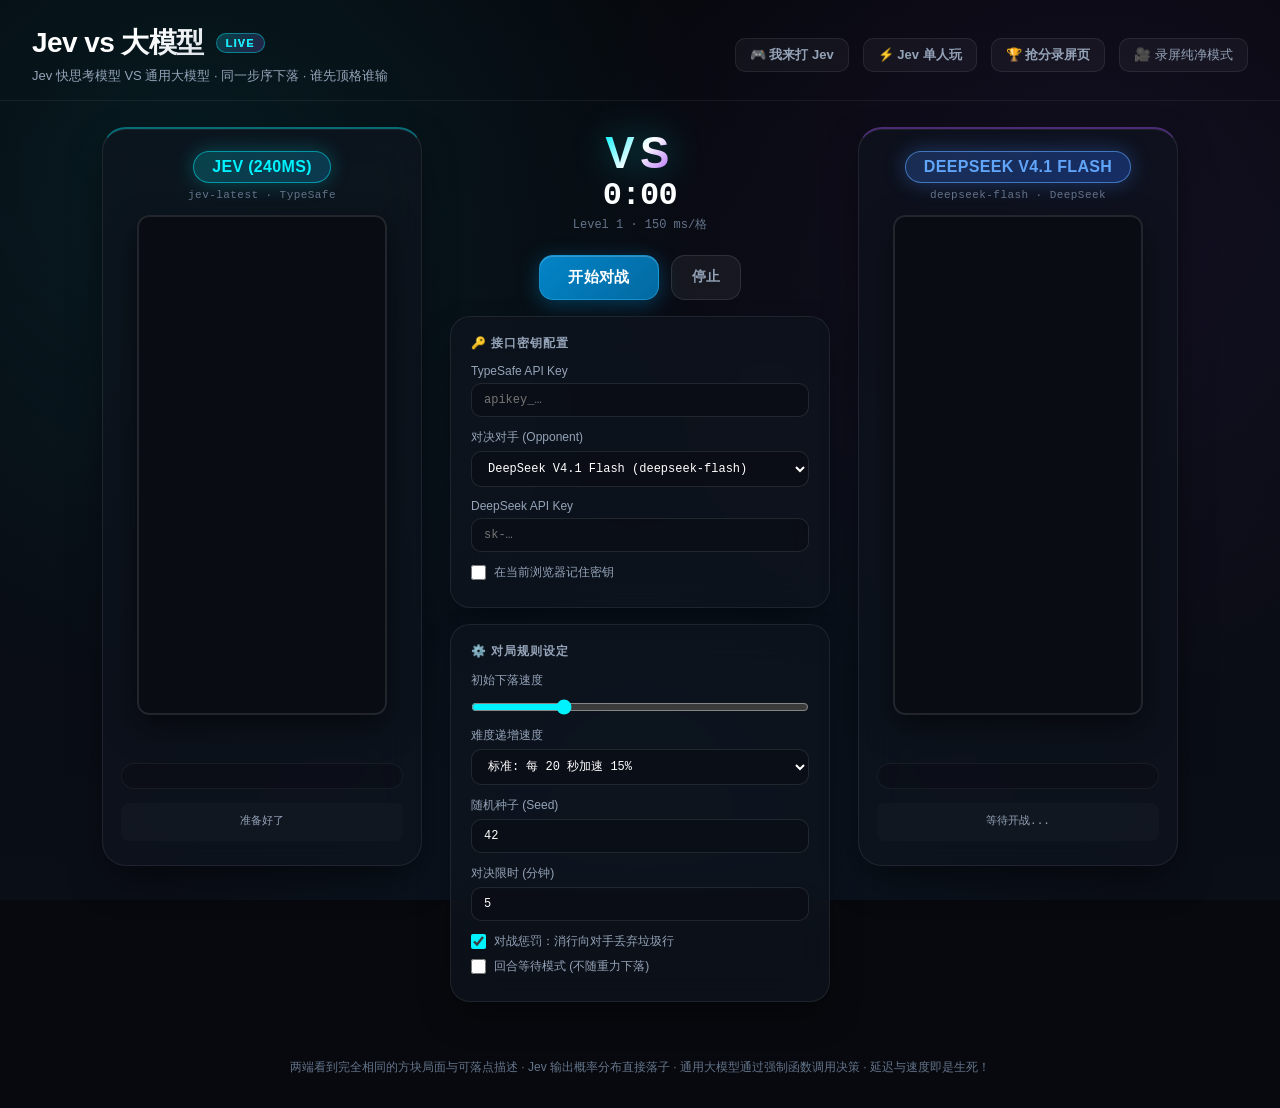
<file: public/index.html>
<!doctype html>
<html lang="zh-CN">
<head>
  <meta charset="utf-8" />
  <meta name="viewport" content="width=device-width, initial-scale=1" />
  <title>Jev vs 大模型 · 俄罗斯方块实测</title>
  <meta name="description" content="TypeSafe Jev vs Google Gemini / Claude. Two models play the same Tetris piece sequence in real time." />
  <link rel="icon" href="data:image/svg+xml,<svg xmlns='http://www.w3.org/2000/svg' viewBox='0 0 16 16'><rect x='1' y='1' width='6' height='14' fill='%2300f2fe'/><rect x='9' y='1' width='6' height='14' fill='%23c084fc'/></svg>" />
  <link rel="stylesheet" href="style.css" />
  <link rel="stylesheet" href="battle.css" />
</head>
<body>
  <header class="top">
    <div class="title-group">
      <h1>
        <span>Jev vs 大模型</span>
        <span class="badge-live">LIVE</span>
      </h1>
      <p class="sub">
        Jev 快思考模型 VS 通用大模型 · 同一步序下落 · 谁先顶格谁输
      </p>
    </div>
    <div class="nav-links">
      <a href="play.html" class="nav-btn">🎮 我来打 Jev</a>
      <a href="solo.html" class="nav-btn">⚡ Jev 单人玩</a>
      <a href="present.html" class="nav-btn">🏆 抢分录屏页</a>
      <button id="toggle-present" class="nav-btn" style="cursor:pointer;" title="隐藏配置框，纯净大屏供短视频录制">🎥 录屏纯净模式</button>
    </div>
  </header>

  <main class="arena">
    <!-- 左侧战区：Jev -->
    <section class="player" id="left">
      <div class="player-head">
        <span class="badge jev">Jev (240ms)</span>
        <span class="model muted">jev-latest · TypeSafe</span>
      </div>
      <div class="board-wrap">
        <canvas class="board" id="boardL" width="240" height="480" aria-label="Jev's board"></canvas>
        <div class="overlay hidden" id="overlayL"></div>
      </div>
      <div class="incoming" id="incomingL"></div>
      <div class="pstats" id="statsL"></div>
      <div class="pmove muted" id="moveL">准备好了</div>
    </section>

    <!-- 中间控制与对决核心枢纽 -->
    <section class="center">
      <div class="vs-block">
        <div class="vs">VS</div>
        <div class="clock" id="clock">0:00</div>
        <div class="level" id="level">Level 1 · 150 ms/格</div>
        <div class="match-info muted" id="matchInfo"></div>
      </div>

      <div class="controls center-controls">
        <button id="start" class="primary">开始对战</button>
        <button id="stop" disabled>停止</button>
      </div>

      <div id="result" class="result hidden"></div>
      <div id="error" class="error hidden" role="alert"></div>

      <!-- 密钥配置卡片 -->
      <div class="card" id="setup-card">
        <h2>🔑 接口密钥配置</h2>
        <label class="field">TypeSafe API Key <input id="jevKey" type="password" placeholder="apikey_…" autocomplete="off" spellcheck="false" /></label>
        <label class="field">对决对手 (Opponent)
          <select id="opponent">
            <option value="deepseek" selected>DeepSeek V4.1 Flash (deepseek-flash)</option>
            <option value="gemini">Gemini 3.8 Flash (Google)</option>
            <option value="haiku">Claude Haiku 4.5 (Anthropic)</option>
            <option value="laya">Laya (local, open weights)</option>
          </select>
        </label>
        <label class="field" id="deepseekKeyField">DeepSeek API Key <input id="deepseekKey" type="password" placeholder="sk-…" autocomplete="off" spellcheck="false" /></label>
        <label class="field hidden" id="geminiKeyField">Gemini API Key <input id="geminiKey" type="password" placeholder="AIzaSy…" autocomplete="off" spellcheck="false" /></label>
        <label class="field hidden" id="haikuKeyField">Anthropic API Key <input id="haikuKey" type="password" placeholder="sk-ant-…" autocomplete="off" spellcheck="false" /></label>
        <label class="field hidden" id="layaField">Laya server <input id="layaEndpoint" type="text" value="http://localhost:8765" autocomplete="off" spellcheck="false" /></label>
        <p class="hint hidden" id="layaNote">Laya 在本机运行：<code>pip install laya-mlx</code> (Apple Silicon) 或 <code>pip install laya</code>，然后在仓库中执行 <code>python tools/laya_server.py</code>。无需密钥，本地免费推理。</p>
        <label class="field check"><input id="remember" type="checkbox" /> 在当前浏览器记住密钥</label>
      </div>

      <!-- 规则微调卡片 -->
      <div class="card" id="rules-card">
        <h2>⚙️ 对局规则设定</h2>
        <label class="field">初始下落速度 <span class="muted" id="gravityLabel"></span><input id="gravity" type="range" min="60" max="400" step="10" value="150" /></label>
        <label class="field">难度递增速度
          <select id="speedup">
            <option value="none">匀速下落 (Constant)</option>
            <option value="gentle">温和: 每 30 秒加速 10%</option>
            <option value="normal" selected>标准: 每 20 秒加速 15%</option>
            <option value="brutal">狂暴: 每 10 秒加速 20%</option>
          </select>
        </label>
        <label class="field">随机种子 (Seed) <input id="seed" type="number" value="42" /></label>
        <label class="field">对决限时 (分钟) <input id="limit" type="number" min="1" max="30" value="5" /></label>
        <label class="field check"><input id="garbage" type="checkbox" checked /> 对战惩罚：消行向对手丢弃垃圾行</label>
        <label class="field check"><input id="lockstep" type="checkbox" /> 回合等待模式 (不随重力下落)</label>
      </div>
    </section>

    <!-- 右侧战区：通用大模型对手 -->
    <section class="player" id="right">
      <div class="player-head">
        <span class="badge deepseek" id="badgeR">DeepSeek V4.1 Flash</span>
        <span class="model muted" id="modelR">deepseek-flash · DeepSeek</span>
      </div>
      <div class="board-wrap">
        <canvas class="board" id="boardR" width="240" height="480" aria-label="Opponent's board"></canvas>
        <div class="overlay hidden" id="overlayR"></div>
      </div>
      <div class="incoming" id="incomingR"></div>
      <div class="pstats" id="statsR"></div>
      <div class="pmove muted" id="moveR">等待开战...</div>
    </section>
  </main>

  <footer class="foot">
    两端看到完全相同的方块局面与可落点描述 · Jev 输出概率分布直接落子 · 通用大模型通过强制函数调用决策 · 延迟与速度即是生死！
  </footer>

  <script type="module" src="battle.js"></script>
  <script>
    // 沉浸录屏快捷切换
    const btn = document.getElementById('toggle-present');
    if (btn) {
      btn.onclick = () => {
        document.body.classList.toggle('present');
        btn.textContent = document.body.classList.contains('present') ? '⚙️ 退出录屏模式' : '🎥 录屏沉浸模式';
      };
    }
    document.addEventListener('keydown', (e) => {
      if (e.key === 'f' || e.key === 'F') {
        document.body.classList.toggle('present');
      }
    });
  </script>
</body>
</html>
</file>
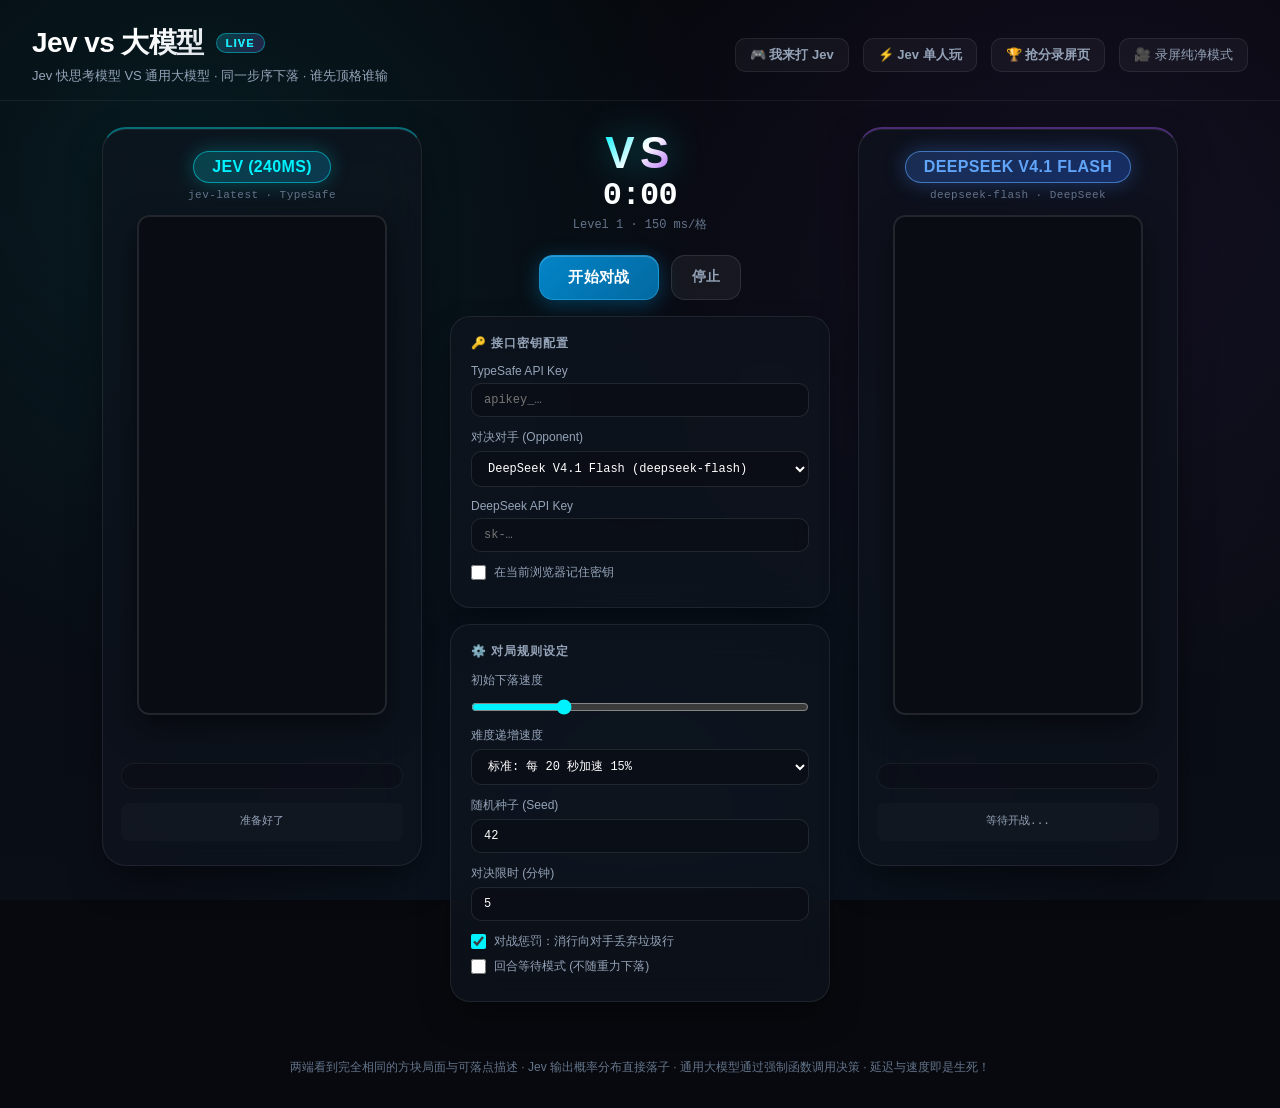
<file: public/battle.html>
<!doctype html>
<html lang="en">
<head>
  <meta charset="utf-8" />
  <title>Jev vs Claude Haiku</title>
  <meta http-equiv="refresh" content="0; url=./" />
  <script>location.replace("./" + location.search);</script>
</head>
<body>The battle moved to the front page: <a href="./">open it</a>.</body>
</html>
</file>
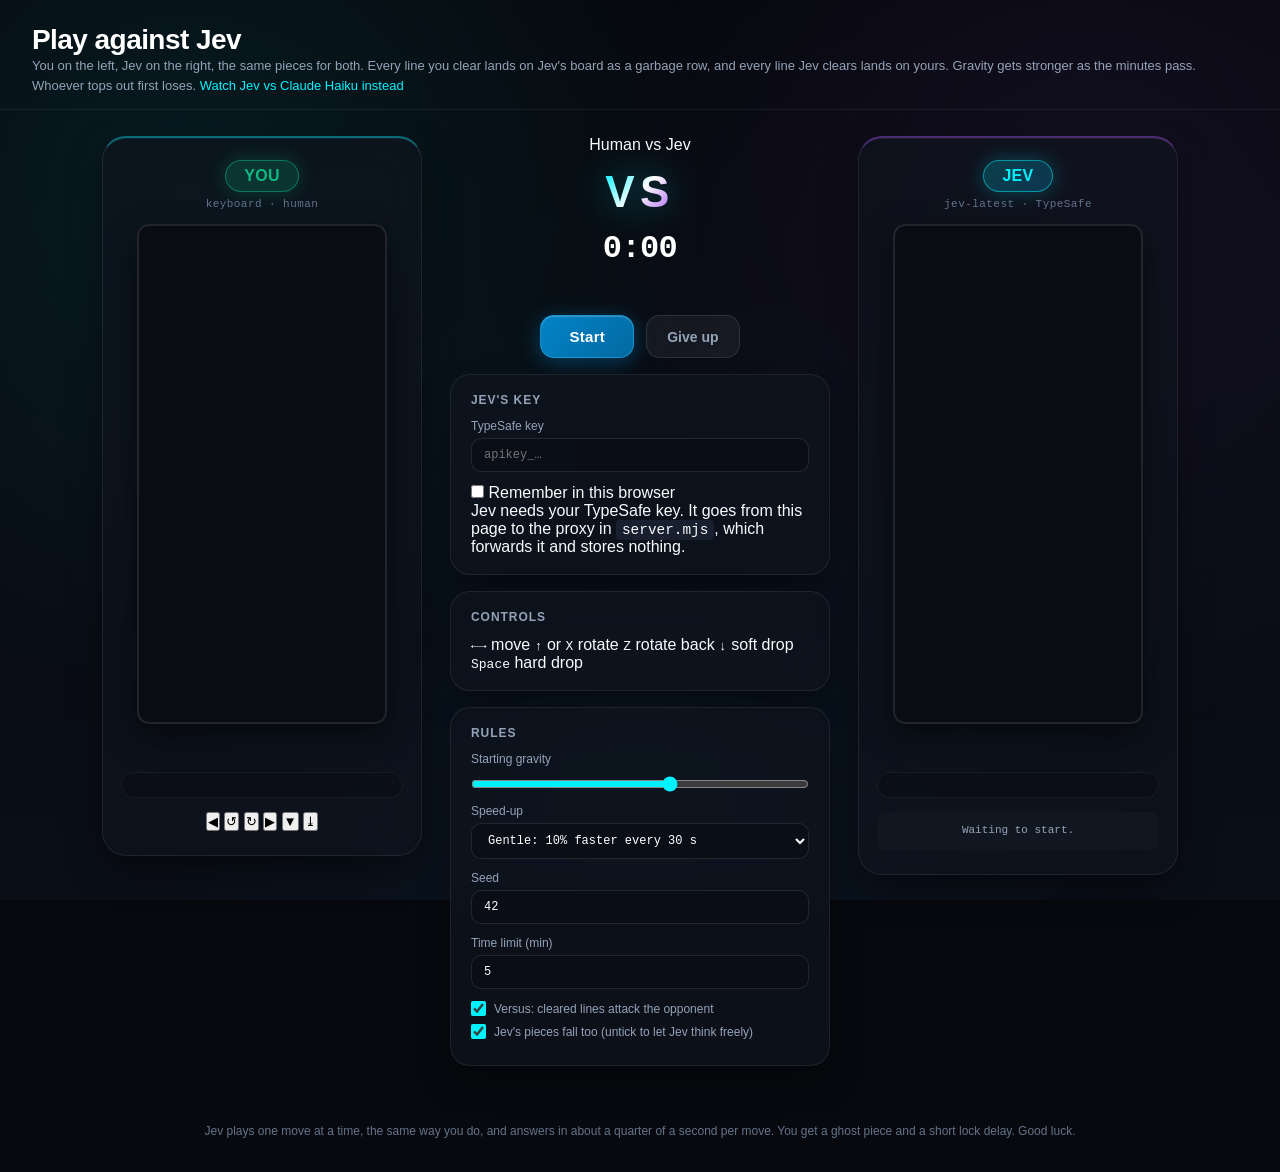
<file: public/play.html>
<!doctype html>
<html lang="en">
<head>
  <meta charset="utf-8" />
  <meta name="viewport" content="width=device-width, initial-scale=1" />
  <title>Play against Jev</title>
  <meta name="description" content="Play real-time Tetris against Jev. Your cleared lines land on its board and vice versa; first to top out loses." />
  <link rel="icon" href="data:image/svg+xml,<svg xmlns='http://www.w3.org/2000/svg' viewBox='0 0 16 16'><rect x='1' y='1' width='6' height='14' fill='%235fe38a'/><rect x='9' y='1' width='6' height='14' fill='%233fd6f0'/></svg>" />
  <link rel="stylesheet" href="style.css" />
  <link rel="stylesheet" href="battle.css" />
</head>
<body>
  <header class="top">
    <div>
      <h1>Play against Jev</h1>
      <p class="sub">
        You on the left, Jev on the right, the same pieces for both. Every line you clear lands on
        Jev's board as a garbage row, and every line Jev clears lands on yours. Gravity gets stronger
        as the minutes pass. Whoever tops out first loses.
        <a href="./">Watch Jev vs Claude Haiku instead</a>
      </p>
    </div>
  </header>

  <main class="arena">
    <section class="player" id="left">
      <div class="player-head">
        <span class="badge you">You</span>
        <span class="model muted">keyboard · human</span>
      </div>
      <div class="board-wrap">
        <canvas class="board" id="boardL" width="240" height="480" aria-label="Your board"></canvas>
        <div class="overlay hidden" id="overlayL"></div>
      </div>
      <div class="incoming" id="incomingL"></div>
      <div class="pstats" id="statsL"></div>
      <div class="touch" id="touch">
        <button type="button" data-act="left" aria-label="Move left">◀</button>
        <button type="button" data-act="rotateCcw" aria-label="Rotate left">↺</button>
        <button type="button" data-act="rotateCw" aria-label="Rotate right">↻</button>
        <button type="button" data-act="right" aria-label="Move right">▶</button>
        <button type="button" data-act="soft" aria-label="Soft drop">▼</button>
        <button type="button" data-act="hard" aria-label="Hard drop">⤓</button>
      </div>
    </section>

    <section class="center">
      <div class="present-title">Human vs Jev</div>
      <div class="vs">VS</div>
      <div class="clock" id="clock">0:00</div>
      <div class="level muted" id="level"></div>
      <div class="match-info" id="matchInfo"></div>
      <div class="controls center-controls">
        <button id="start" class="primary">Start</button>
        <button id="stop" disabled>Give up</button>
      </div>
      <div id="result" class="result hidden"></div>
      <div id="error" class="error hidden" role="alert"></div>
      <div class="card" id="setup-card">
        <h2>Jev's key</h2>
        <label class="field">TypeSafe key <input id="jevKey" type="password" placeholder="apikey_…" autocomplete="off" spellcheck="false" /></label>
        <label class="remember"><input id="remember" type="checkbox" /> Remember in this browser</label>
        <p class="hint">Jev needs your TypeSafe key. It goes from this page to the proxy in <code>server.mjs</code>, which forwards it and stores nothing.</p>
      </div>
      <div class="card" id="controls-card">
        <h2>Controls</h2>
        <div class="keys">
          <span><kbd>←</kbd><kbd>→</kbd> move</span>
          <span><kbd>↑</kbd> or <kbd>X</kbd> rotate</span>
          <span><kbd>Z</kbd> rotate back</span>
          <span><kbd>↓</kbd> soft drop</span>
          <span><kbd>Space</kbd> hard drop</span>
        </div>
      </div>
      <div class="card" id="rules-card">
        <h2>Rules</h2>
        <label class="field">Starting gravity <span class="muted" id="gravityLabel"></span><input id="gravity" type="range" min="60" max="800" step="10" value="500" /></label>
        <label class="field">Speed-up
          <select id="speedup">
            <option value="none">None: constant gravity</option>
            <option value="gentle" selected>Gentle: 10% faster every 30 s</option>
            <option value="normal">Normal: 15% faster every 20 s</option>
            <option value="brutal">Brutal: 20% faster every 10 s</option>
          </select>
        </label>
        <label class="field">Seed <input id="seed" type="number" value="42" /></label>
        <label class="field">Time limit (min) <input id="limit" type="number" min="1" max="30" value="5" /></label>
        <label class="field check"><input id="garbage" type="checkbox" checked /> Versus: cleared lines attack the opponent</label>
        <label class="field check"><input id="jevGravity" type="checkbox" checked /> Jev's pieces fall too (untick to let Jev think freely)</label>
      </div>
    </section>

    <section class="player" id="right">
      <div class="player-head">
        <span class="badge jev">Jev</span>
        <span class="model muted">jev-latest · TypeSafe</span>
      </div>
      <div class="board-wrap">
        <canvas class="board" id="boardR" width="240" height="480" aria-label="Jev's board"></canvas>
        <div class="overlay hidden" id="overlayR"></div>
      </div>
      <div class="incoming" id="incomingR"></div>
      <div class="pstats" id="statsR"></div>
      <div class="pmove muted" id="moveR">Waiting to start.</div>
    </section>
  </main>

  <footer class="foot">
    Jev plays one move at a time, the same way you do, and answers in about a quarter of a second per
    move. You get a ghost piece and a short lock delay. Good luck.
  </footer>

  <script type="module" src="play.js"></script>
</body>
</html>
</file>
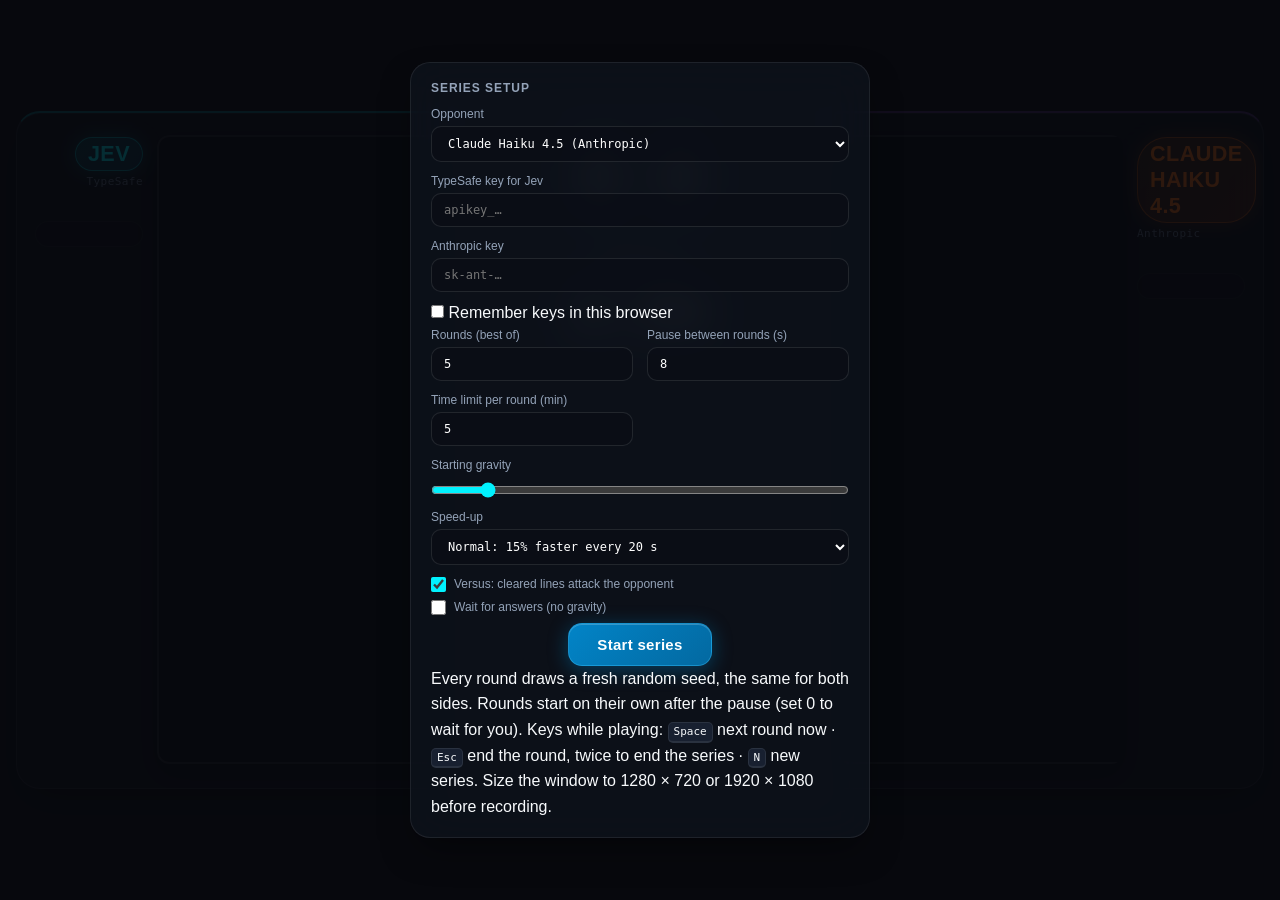
<file: public/present.html>
<!doctype html>
<html lang="en">
<head>
  <meta charset="utf-8" />
  <meta name="viewport" content="width=device-width, initial-scale=1" />
  <title>Jev vs … · presentation</title>
  <meta name="description" content="Recording layout for a best-of-N Tetris series between Jev and another model: big boards, a series score, nothing else on screen." />
  <link rel="icon" href="data:image/svg+xml,<svg xmlns='http://www.w3.org/2000/svg' viewBox='0 0 16 16'><rect x='1' y='1' width='6' height='14' fill='%233fd6f0'/><rect x='9' y='1' width='6' height='14' fill='%23f4a340'/></svg>" />
  <link rel="stylesheet" href="style.css" />
  <link rel="stylesheet" href="battle.css" />
  <link rel="stylesheet" href="present.css" />
</head>
<body class="present-page">
  <main class="stage">
    <section class="player" id="left">
      <div class="panel">
        <div class="player-head">
          <span class="badge jev">Jev</span>
          <span class="model muted">TypeSafe</span>
        </div>
        <div class="incoming" id="incomingL"></div>
        <div class="pstats" id="statsL"></div>
      </div>
      <div class="board-wrap">
        <canvas class="board" id="boardL" width="400" height="800" aria-label="Jev's board"></canvas>
        <div class="overlay hidden" id="overlayL"></div>
      </div>
    </section>

    <section class="center">
      <div class="series-title" id="seriesTitle">Real-time Tetris</div>
      <div class="score"><span id="scoreL">0</span><span class="sep">:</span><span id="scoreR">0</span></div>
      <div class="score-names"><span id="nameL">Jev</span><span></span><span id="nameR">…</span></div>
      <div class="round-label" id="roundLabel">Best of 5</div>
      <div class="clock" id="clock">0:00</div>
      <div class="level muted" id="level"></div>
      <div id="result" class="result hidden"></div>
      <div id="seriesCard" class="result series hidden"></div>
      <div id="next" class="next hidden"></div>
      <ol class="rounds" id="rounds"></ol>
      <div id="error" class="error hidden" role="alert"></div>
    </section>

    <section class="player" id="right">
      <div class="board-wrap">
        <canvas class="board" id="boardR" width="400" height="800" aria-label="Opponent's board"></canvas>
        <div class="overlay hidden" id="overlayR"></div>
      </div>
      <div class="panel">
        <div class="player-head">
          <span class="badge haiku" id="badgeR">Claude Haiku 4.5</span>
          <span class="model muted" id="modelR">Anthropic</span>
        </div>
        <div class="incoming" id="incomingR"></div>
        <div class="pstats" id="statsR"></div>
      </div>
    </section>
  </main>

  <div class="setup" id="setup">
    <div class="card">
      <h2>Series setup</h2>
      <label class="field">Opponent
        <select id="opponent">
          <option value="haiku" selected>Claude Haiku 4.5 (Anthropic)</option>
          <option value="gemini">Gemini 3.8 Flash (Google)</option>
          <option value="laya">Laya (local, open weights)</option>
        </select>
      </label>
      <label class="field">TypeSafe key for Jev <input id="jevKey" type="password" placeholder="apikey_…" autocomplete="off" spellcheck="false" /></label>
      <label class="field" id="haikuKeyField">Anthropic key <input id="haikuKey" type="password" placeholder="sk-ant-…" autocomplete="off" spellcheck="false" /></label>
      <label class="field hidden" id="geminiKeyField">Gemini key <input id="geminiKey" type="password" placeholder="AIza…" autocomplete="off" spellcheck="false" /></label>
      <label class="field hidden" id="layaField">Laya server <input id="layaEndpoint" type="text" value="http://localhost:8765" autocomplete="off" spellcheck="false" /></label>
      <label class="remember"><input id="remember" type="checkbox" /> Remember keys in this browser</label>
      <div class="row">
        <label class="field">Rounds (best of) <input id="roundsInput" type="number" min="1" max="99" value="5" /></label>
        <label class="field">Pause between rounds (s) <input id="hold" type="number" min="0" max="120" value="8" /></label>
        <label class="field">Time limit per round (min) <input id="limit" type="number" min="1" max="30" value="5" /></label>
      </div>
      <label class="field">Starting gravity <span class="muted" id="gravityLabel"></span><input id="gravity" type="range" min="60" max="800" step="10" value="150" /></label>
      <label class="field">Speed-up
        <select id="speedup">
          <option value="none">None: constant gravity</option>
          <option value="gentle">Gentle: 10% faster every 30 s</option>
          <option value="normal" selected>Normal: 15% faster every 20 s</option>
          <option value="brutal">Brutal: 20% faster every 10 s</option>
        </select>
      </label>
      <label class="field check"><input id="garbage" type="checkbox" checked /> Versus: cleared lines attack the opponent</label>
      <label class="field check"><input id="lockstep" type="checkbox" /> Wait for answers (no gravity)</label>
      <div class="controls center-controls"><button id="start" class="primary">Start series</button></div>
      <p class="hint">Every round draws a fresh random seed, the same for both sides. Rounds start on their own after the pause (set 0 to wait for you).
        Keys while playing: <kbd>Space</kbd> next round now · <kbd>Esc</kbd> end the round, twice to end the series · <kbd>N</kbd> new series.
        Size the window to 1280 × 720 or 1920 × 1080 before recording.</p>
      <div id="setupError" class="error hidden" role="alert"></div>
    </div>
  </div>

  <script type="module" src="present.js"></script>
</body>
</html>
</file>
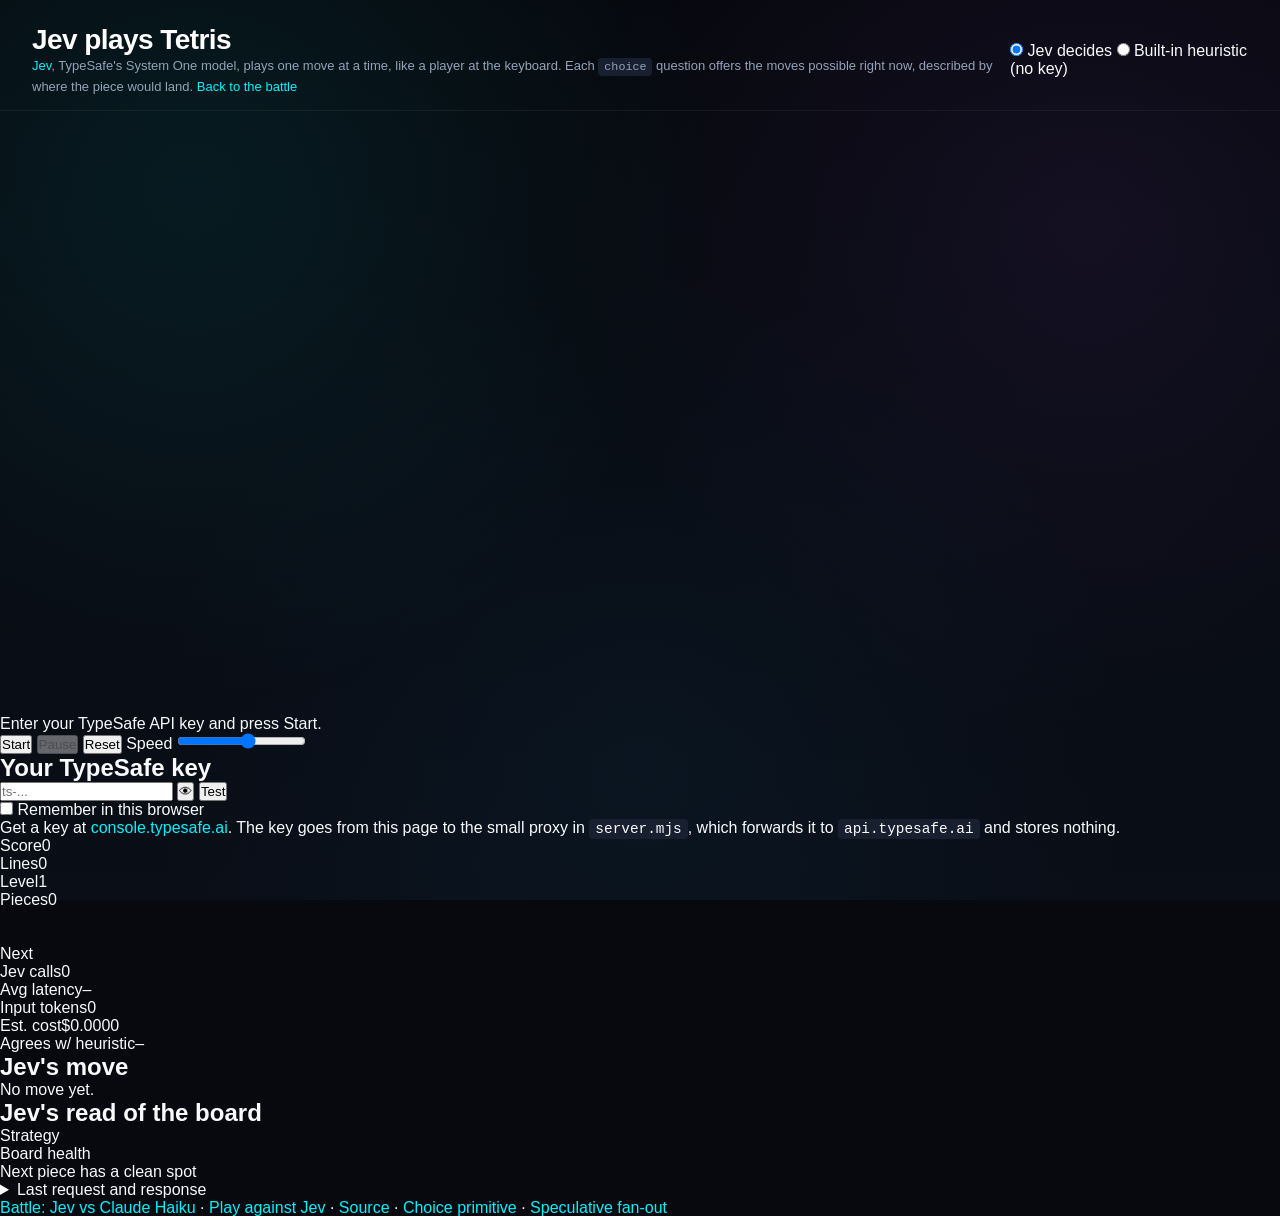
<file: public/solo.html>
<!doctype html>
<html lang="en">
<head>
  <meta charset="utf-8" />
  <meta name="viewport" content="width=device-width, initial-scale=1" />
  <title>Jev plays Tetris (solo)</title>
  <meta name="description" content="Demo: TypeSafe's Jev model plays Tetris one move at a time: left, right, rotate, down or drop." />
  <link rel="icon" href="data:image/svg+xml,<svg xmlns='http://www.w3.org/2000/svg' viewBox='0 0 16 16'><rect x='1' y='1' width='6' height='6' fill='%233fd6f0'/><rect x='9' y='1' width='6' height='6' fill='%23f5d547'/><rect x='1' y='9' width='6' height='6' fill='%23b565f2'/><rect x='9' y='9' width='6' height='6' fill='%23f26b6b'/></svg>" />
  <link rel="stylesheet" href="style.css" />
</head>
<body>
  <header class="top">
    <div>
      <h1>Jev plays Tetris</h1>
      <p class="sub">
        <a href="https://docs.typesafe.ai" target="_blank" rel="noopener">Jev</a>, TypeSafe's System One model,
        plays one move at a time, like a player at the keyboard. Each <code>choice</code> question offers the
        moves possible right now, described by where the piece would land.
        <a href="./">Back to the battle</a>
      </p>
    </div>
    <div class="mode" role="radiogroup" aria-label="Who plays">
      <label><input type="radio" name="mode" value="jev" checked /> Jev decides</label>
      <label><input type="radio" name="mode" value="heuristic" /> Built-in heuristic (no key)</label>
    </div>
  </header>

  <main class="layout">
    <section class="board-col">
      <div class="board-wrap">
        <canvas id="board" width="300" height="600" aria-label="Tetris board"></canvas>
        <div id="overlay" class="overlay hidden"></div>
      </div>
      <div class="status-row">
        <span id="status" class="status">Enter your TypeSafe API key and press Start.</span>
      </div>
      <div class="controls">
        <button id="start" class="primary">Start</button>
        <button id="pause" disabled>Pause</button>
        <button id="reset">Reset</button>
        <label class="speed">Speed <input id="speed" type="range" min="1" max="10" value="6" /></label>
      </div>
    </section>

    <section class="side-col">
      <div class="card" id="setup">
        <h2>Your TypeSafe key</h2>
        <div class="key-row">
          <input id="apiKey" type="password" placeholder="ts-..." autocomplete="off" spellcheck="false" />
          <button id="toggleKey" type="button" title="Show or hide">👁</button>
          <button id="testKey" type="button">Test</button>
        </div>
        <label class="remember"><input id="remember" type="checkbox" /> Remember in this browser</label>
        <p class="hint">
          Get a key at <a href="https://console.typesafe.ai/settings/keys" target="_blank" rel="noopener">console.typesafe.ai</a>.
          The key goes from this page to the small proxy in <code>server.mjs</code>, which forwards it to
          <code>api.typesafe.ai</code> and stores nothing.
        </p>
        <div id="keyStatus" class="key-status"></div>
      </div>

      <div class="card stats">
        <div class="stat"><span class="label">Score</span><span id="score">0</span></div>
        <div class="stat"><span class="label">Lines</span><span id="lines">0</span></div>
        <div class="stat"><span class="label">Level</span><span id="level">1</span></div>
        <div class="stat"><span class="label">Pieces</span><span id="pieces">0</span></div>
        <div class="stat"><span class="label">Next</span><canvas id="next" width="80" height="50"></canvas></div>
        <div class="stat"><span class="label">Jev calls</span><span id="calls">0</span></div>
        <div class="stat"><span class="label">Avg latency</span><span id="latency">–</span></div>
        <div class="stat"><span class="label">Input tokens</span><span id="tokens">0</span></div>
        <div class="stat"><span class="label">Est. cost</span><span id="cost">$0.0000</span></div>
        <div class="stat"><span class="label">Agrees w/ heuristic</span><span id="agree">–</span></div>
      </div>

      <div class="card" id="decision">
        <h2 id="decisionTitle">Jev's move</h2>
        <p id="chosen" class="muted">No move yet.</p>
        <div class="bar-list" id="alternatives"></div>
      </div>

      <div class="card" id="reads">
        <h2>Jev's read of the board</h2>
        <p id="readsNote" class="muted hidden">Only filled in when Jev decides. The heuristic makes no model calls.</p>
        <div class="read">
          <div class="read-label">Strategy</div>
          <div class="bar-list" id="strategy"></div>
        </div>
        <div class="read">
          <div class="read-label">Board health <span id="healthValue" class="muted"></span></div>
          <div class="gauge"><div id="healthFill" class="gauge-fill"></div></div>
          <div id="healthLegend" class="gauge-legend"></div>
        </div>
        <div class="read">
          <div class="read-label">Next piece has a clean spot</div>
          <div class="bar"><div id="nextFitFill" class="bar-fill noul"></div><span id="nextFitValue" class="bar-value"></span></div>
        </div>
      </div>

      <details class="card" id="inspector">
        <summary>Last request and response</summary>
        <div class="inspector-grid">
          <div>
            <div class="read-label">Request to <code>POST /v1/systemone</code></div>
            <pre id="reqJson">–</pre>
          </div>
          <div>
            <div class="read-label">Response</div>
            <pre id="resJson">–</pre>
          </div>
        </div>
      </details>

      <div id="error" class="error hidden" role="alert"></div>
    </section>
  </main>

  <footer class="foot">
    <a href="./">Battle: Jev vs Claude Haiku</a> ·
    <a href="play.html">Play against Jev</a> ·
    <a href="https://github.com/trungdq88/jev-tetris" target="_blank" rel="noopener">Source</a> ·
    <a href="https://docs.typesafe.ai/primitives/choice" target="_blank" rel="noopener">Choice primitive</a> ·
    <a href="https://docs.typesafe.ai/patterns/fan-out" target="_blank" rel="noopener">Speculative fan-out</a>
  </footer>

  <script type="module" src="app.js"></script>
</body>
</html>
</file>
<file: public/style.css>
:root {
  --bg: #07090e;
  --bg-card: rgba(16, 21, 32, 0.75);
  --bg-card-hover: rgba(22, 29, 44, 0.85);
  --panel: #111622;
  --panel-2: #182030;
  --border: rgba(255, 255, 255, 0.08);
  --border-focus: #38bdf8;
  
  --text: #f8fafc;
  --text-dim: #94a3b8;
  --muted: #64748b;
  
  --jev-cyan: #00f2fe;
  --jev-blue: #0ea5e9;
  --jev-glow: 0 0 30px rgba(0, 242, 254, 0.35);
  
  --gemini-purple: #a855f7;
  --gemini-pink: #ec4899;
  --gemini-glow: 0 0 30px rgba(168, 85, 247, 0.35);
  
  --haiku-orange: #f97316;
  --good: #10b981;
  --warn: #f59e0b;
  --bad: #ef4444;
  
  --radius: 16px;
  --radius-sm: 10px;
  --font-sans: -apple-system, BlinkMacSystemFont, "SF Pro Display", "PingFang SC", "Segoe UI", Roboto, sans-serif;
  --mono: "SF Mono", Menlo, Monaco, Consolas, monospace;
}

* { box-sizing: border-box; margin: 0; padding: 0; }

html, body {
  margin: 0;
  padding: 0;
  min-height: 100vh;
  background-color: var(--bg);
  color: var(--text);
  font-family: var(--font-sans);
  -webkit-font-smoothing: antialiased;
  overflow-x: hidden;
}

body {
  background-image: 
    radial-gradient(circle at 15% 20%, rgba(0, 242, 254, 0.08) 0%, transparent 40%),
    radial-gradient(circle at 85% 25%, rgba(168, 85, 247, 0.08) 0%, transparent 40%),
    radial-gradient(circle at 50% 85%, rgba(14, 165, 233, 0.05) 0%, transparent 50%),
    linear-gradient(180deg, #06080d 0%, #0a0e17 100%);
  background-attachment: fixed;
}

a { color: var(--jev-cyan); text-decoration: none; transition: color 0.2s; }
a:hover { color: #38bdf8; text-decoration: underline; }
code { font-family: var(--mono); font-size: 0.9em; background: var(--panel-2); padding: 2px 6px; border-radius: 4px; }

/* 顶部品牌电竞标题栏 */
.top {
  width: 100%;
  max-width: 1400px;
  margin: 0 auto;
  display: flex;
  justify-content: space-between;
  align-items: center;
  padding: 24px 32px 14px;
  border-bottom: 1px solid rgba(255, 255, 255, 0.06);
}

.title-group {
  display: flex;
  flex-direction: column;
  gap: 4px;
}

.top h1 {
  margin: 0;
  font-size: 28px;
  font-weight: 850;
  letter-spacing: -0.02em;
  background: linear-gradient(135deg, #ffffff 30%, #94a3b8 100%);
  -webkit-background-clip: text;
  -webkit-text-fill-color: transparent;
  display: flex;
  align-items: center;
  gap: 12px;
}

.top h1 .badge-live {
  font-size: 11px;
  font-weight: 700;
  letter-spacing: 0.1em;
  padding: 3px 9px;
  border-radius: 20px;
  background: linear-gradient(135deg, rgba(0, 242, 254, 0.2), rgba(168, 85, 247, 0.2));
  border: 1px solid rgba(0, 242, 254, 0.4);
  color: var(--jev-cyan);
  -webkit-text-fill-color: initial;
  text-transform: uppercase;
}

.sub {
  margin: 0;
  color: var(--text-dim);
  font-size: 13px;
  line-height: 1.5;
}

.nav-links {
  display: flex;
  align-items: center;
  gap: 14px;
  font-size: 13px;
  font-weight: 600;
}

.nav-btn {
  background: rgba(255, 255, 255, 0.04);
  border: 1px solid var(--border);
  padding: 7px 14px;
  border-radius: 10px;
  color: var(--text-dim);
  transition: all 0.2s;
  display: inline-flex;
  align-items: center;
  gap: 6px;
}

.nav-btn:hover {
  background: rgba(255, 255, 255, 0.09);
  color: #ffffff;
  border-color: rgba(255, 255, 255, 0.2);
  text-decoration: none;
}

.hidden { display: none !important; }
</file>
<file: public/battle.css>
/* =========================================================================
   Jev vs the LLMs - Cyber Apex Battle Arena UI
   ========================================================================= */

.arena {
  display: grid;
  grid-template-columns: 320px 380px 320px;
  justify-content: center;
  gap: 28px;
  max-width: 1400px;
  margin: 16px auto 0;
  padding: 10px 24px 36px;
  align-items: start;
}
@media (max-width: 1120px) {
  .arena {
    grid-template-columns: 1fr;
    max-width: 520px;
  }
}

@media (max-width: 1120px) {
  .arena {
    grid-template-columns: 1fr;
    max-width: 520px;
  }
}

/* 玩家战区面板 (Player Section) */
.player {
  display: flex;
  flex-direction: column;
  align-items: center;
  gap: 14px;
  background: rgba(15, 20, 31, 0.7);
  backdrop-filter: blur(20px);
  -webkit-backdrop-filter: blur(20px);
  border: 1px solid rgba(255, 255, 255, 0.08);
  border-radius: 24px;
  padding: 22px 18px 24px;
  box-shadow: 0 16px 40px -10px rgba(0, 0, 0, 0.6), inset 0 1px 0 rgba(255, 255, 255, 0.06);
  position: relative;
  overflow: hidden;
  transition: all 0.3s cubic-bezier(0.2, 0, 0, 1);
}

/* 玩家专属环境氛围 */
.player#left {
  border-top: 2px solid rgba(0, 242, 254, 0.4);
}
.player#right {
  border-top: 2px solid rgba(168, 85, 247, 0.4);
}

.player-head {
  display: flex;
  flex-direction: column;
  align-items: center;
  gap: 6px;
  width: 100%;
}

.badge {
  font-weight: 800;
  font-size: 16px;
  padding: 6px 18px;
  border-radius: 30px;
  letter-spacing: 0.02em;
  text-transform: uppercase;
  display: inline-flex;
  align-items: center;
  gap: 6px;
  box-shadow: 0 4px 16px rgba(0, 0, 0, 0.3);
}

.badge.jev {
  background: linear-gradient(135deg, rgba(0, 242, 254, 0.2), rgba(14, 165, 233, 0.25));
  color: var(--jev-cyan);
  border: 1px solid rgba(0, 242, 254, 0.5);
  box-shadow: 0 0 20px rgba(0, 242, 254, 0.25);
}

.badge.gemini {
  background: linear-gradient(135deg, rgba(168, 85, 247, 0.2), rgba(236, 72, 153, 0.25));
  color: #c084fc;
  border: 1px solid rgba(168, 85, 247, 0.5);
  box-shadow: 0 0 20px rgba(168, 85, 247, 0.25);
}

.badge.deepseek {
  background: linear-gradient(135deg, rgba(59, 130, 246, 0.25), rgba(37, 99, 235, 0.35));
  color: #60a5fa;
  border: 1px solid rgba(96, 165, 250, 0.6);
  box-shadow: 0 0 20px rgba(59, 130, 246, 0.35);
}

.badge.haiku {
  background: linear-gradient(135deg, rgba(249, 115, 22, 0.2), rgba(234, 88, 12, 0.25));
  color: var(--haiku-orange);
  border: 1px solid rgba(249, 115, 22, 0.5);
  box-shadow: 0 0 20px rgba(249, 115, 22, 0.25);
}

.badge.you {
  background: linear-gradient(135deg, rgba(16, 185, 129, 0.2), rgba(5, 150, 105, 0.25));
  color: var(--good);
  border: 1px solid rgba(16, 185, 129, 0.5);
  box-shadow: 0 0 20px rgba(16, 185, 129, 0.25);
}

.model {
  font-size: 11px;
  font-family: var(--mono);
  color: var(--muted);
  letter-spacing: 0.04em;
}

/* 棋盘画框 (Board Canvas) */
.board-wrap {
  position: relative;
  line-height: 0;
  border-radius: 12px;
  overflow: hidden;
  box-shadow: 0 12px 30px rgba(0, 0, 0, 0.5);
}

.badge.laya {
  background: linear-gradient(135deg, rgba(244, 213, 71, 0.2), rgba(202, 138, 4, 0.25));
  color: #f5d547;
  border: 1px solid rgba(244, 213, 71, 0.5);
  box-shadow: 0 0 20px rgba(244, 213, 71, 0.25);
}

canvas.board {
  width: 250px;
  height: 500px;
  background: #090c13;
  border: 2px solid rgba(255, 255, 255, 0.1);
  border-radius: 12px;
  display: block;
  transition: all 0.3s ease;
}

/* 胜负高光状态 */
.player.winner canvas.board {
  border-color: #10b981;
  box-shadow: 0 0 30px rgba(16, 185, 129, 0.5), inset 0 0 15px rgba(16, 185, 129, 0.2);
}

.player.loser canvas.board {
  border-color: #ef4444;
  box-shadow: 0 0 30px rgba(239, 68, 68, 0.4), inset 0 0 15px rgba(239, 68, 68, 0.2);
}

.player.hit canvas.board {
  border-color: #ef4444;
  animation: shake 0.4s cubic-bezier(0.36, 0.07, 0.19, 0.97) both;
}

@keyframes shake {
  10%, 90% { transform: translate3d(-1px, 0, 0); }
  20%, 80% { transform: translate3d(2px, 0, 0); }
  30%, 50%, 70% { transform: translate3d(-3px, 0, 0); }
  40%, 60% { transform: translate3d(3px, 0, 0); }
}

/* 画布内 K.O. 结算遮罩 */
.overlay {
  position: absolute;
  inset: 0;
  display: flex;
  flex-direction: column;
  align-items: center;
  justify-content: center;
  text-align: center;
  background: rgba(8, 10, 16, 0.88);
  backdrop-filter: blur(8px);
  -webkit-backdrop-filter: blur(8px);
  padding: 16px;
  line-height: 1.35;
  animation: popIn 0.3s cubic-bezier(0.2, 0, 0, 1.2);
  z-index: 10;
}

.ko-badge {
  font-size: 32px;
  font-weight: 900;
  letter-spacing: 0.08em;
  background: linear-gradient(135deg, #ffffff 0%, #ef4444 100%);
  -webkit-background-clip: text;
  -webkit-text-fill-color: transparent;
  filter: drop-shadow(0 0 16px rgba(239, 68, 68, 0.8));
  margin-bottom: 4px;
}

.ko-title {
  font-size: 20px;
  font-weight: 850;
  color: #ef4444;
  text-shadow: 0 0 16px rgba(239, 68, 68, 0.7);
  letter-spacing: 0.02em;
  margin-bottom: 8px;
}

.ko-time {
  font-size: 13px;
  font-family: var(--mono);
  font-weight: 600;
  color: #fca5a5;
  background: rgba(239, 68, 68, 0.15);
  border: 1px solid rgba(239, 68, 68, 0.3);
  padding: 3px 10px;
  border-radius: 12px;
}

@keyframes popIn {
  from { opacity: 0; transform: scale(0.9); }
  to { opacity: 1; transform: scale(1); }
}

/* 垃圾行告警 */
.incoming {
  min-height: 20px;
  font-size: 12px;
  font-weight: 700;
  color: #ef4444;
  text-shadow: 0 0 10px rgba(239, 68, 68, 0.5);
  letter-spacing: 0.05em;
  text-transform: uppercase;
}

/* 玩家实时数据指标网格 */
.pstats {
  display: grid;
  grid-template-columns: repeat(3, 1fr);
  gap: 10px;
  width: 100%;
  background: rgba(10, 14, 22, 0.6);
  border: 1px solid rgba(255, 255, 255, 0.05);
  border-radius: 14px;
  padding: 12px 10px;
}

.pstats .stat {
  display: flex;
  flex-direction: column;
  align-items: center;
  gap: 2px;
}

.pstats .stat .label {
  font-size: 10px;
  font-weight: 700;
  text-transform: uppercase;
  letter-spacing: 0.05em;
  color: var(--muted);
}

.pstats .stat span:not(.label) {
  font-size: 16px;
  font-weight: 800;
  font-family: var(--mono);
  font-variant-numeric: tabular-nums;
  color: #ffffff;
}

/* 决策流水字样 */
.pmove {
  width: 100%;
  font-size: 11px;
  font-family: var(--mono);
  min-height: 38px;
  text-align: center;
  color: var(--text-dim);
  background: rgba(255, 255, 255, 0.02);
  border-radius: 8px;
  padding: 8px 10px;
  line-height: 1.4;
  display: flex;
  align-items: center;
  justify-content: center;
}

/* =========================================================================
   中轴控制枢纽 (Central Nexus)
   ========================================================================= */
.center {
  display: flex;
  flex-direction: column;
  gap: 16px;
  align-items: center;
}

.card {
  width: 100%;
  background: rgba(15, 20, 31, 0.7);
  backdrop-filter: blur(20px);
  border: 1px solid rgba(255, 255, 255, 0.08);
  border-radius: 20px;
  padding: 18px 20px;
  box-shadow: 0 16px 36px -10px rgba(0, 0, 0, 0.5);
}

.card h2 {
  margin: 0 0 12px;
  font-size: 12px;
  font-weight: 700;
  text-transform: uppercase;
  letter-spacing: 0.08em;
  color: var(--text-dim);
  display: flex;
  align-items: center;
  justify-content: space-between;
}

.field {
  display: flex;
  flex-direction: column;
  gap: 5px;
  font-size: 12px;
  color: var(--text-dim);
  margin-bottom: 12px;
}

.field select,
.field input[type="password"],
.field input[type="text"],
.field input[type="number"] {
  background: rgba(10, 14, 22, 0.8);
  border: 1px solid rgba(255, 255, 255, 0.1);
  border-radius: 10px;
  color: #ffffff;
  padding: 9px 12px;
  font-family: var(--mono);
  font-size: 12px;
  width: 100%;
  outline: none;
  transition: all 0.2s;
}

.field select:focus,
.field input:focus {
  border-color: var(--border-focus);
  box-shadow: 0 0 12px rgba(56, 189, 248, 0.25);
}

.field.check {
  flex-direction: row;
  align-items: center;
  gap: 8px;
  margin-bottom: 8px;
  cursor: pointer;
}

.field.check input[type="checkbox"] {
  accent-color: var(--jev-cyan);
  width: 15px;
  height: 15px;
}

.field input[type="range"] {
  accent-color: var(--jev-cyan);
  cursor: pointer;
}

/* 核心 VS 对决视觉爆发点 */
.vs-block {
  display: flex;
  flex-direction: column;
  align-items: center;
  gap: 2px;
  margin: 4px 0;
}

.vs {
  font-size: 44px;
  font-weight: 900;
  letter-spacing: 0.12em;
  line-height: 1;
  background: linear-gradient(135deg, var(--jev-cyan) 0%, #ffffff 50%, var(--gemini-purple) 100%);
  -webkit-background-clip: text;
  -webkit-text-fill-color: transparent;
  filter: drop-shadow(0 0 18px rgba(0, 242, 254, 0.4));
  animation: vsPulse 2.5s infinite ease-in-out;
}

@keyframes vsPulse {
  0%, 100% { transform: scale(1); filter: drop-shadow(0 0 16px rgba(0, 242, 254, 0.4)); }
  50% { transform: scale(1.06); filter: drop-shadow(0 0 26px rgba(168, 85, 247, 0.6)); }
}

.clock {
  font-size: 32px;
  font-weight: 850;
  font-family: var(--mono);
  font-variant-numeric: tabular-nums;
  color: #ffffff;
  letter-spacing: -0.02em;
}

.level {
  font-size: 12px;
  font-family: var(--mono);
  color: var(--muted);
  font-variant-numeric: tabular-nums;
}
.level.hot { color: var(--warn); font-weight: 700; }
.match-info {
  font-size: 11px;
  font-family: var(--mono);
  color: var(--muted);
  opacity: 0.85;
  letter-spacing: 0.02em;
}

/* 启动对决大按钮 */
.controls.center-controls {
  display: flex;
  gap: 12px;
  justify-content: center;
  width: 100%;
}

button#start {
  background: linear-gradient(135deg, #0284c7 0%, #0369a1 100%);
  border: 1px solid rgba(56, 189, 248, 0.4);
  color: #ffffff;
  font-size: 15px;
  font-weight: 750;
  letter-spacing: 0.02em;
  padding: 12px 28px;
  border-radius: 14px;
  box-shadow: 0 4px 20px rgba(2, 132, 199, 0.4), inset 0 1px 0 rgba(255, 255, 255, 0.2);
  cursor: pointer;
  transition: all 0.2s cubic-bezier(0.2, 0, 0, 1);
  display: inline-flex;
  align-items: center;
  gap: 8px;
}

button#start:hover:not(:disabled) {
  filter: brightness(1.15);
  box-shadow: 0 6px 28px rgba(2, 132, 199, 0.6);
  transform: translateY(-1px);
}

button#start:active:not(:disabled) {
  transform: scale(0.96);
}

button#stop {
  background: rgba(255, 255, 255, 0.05);
  border: 1px solid rgba(255, 255, 255, 0.1);
  color: var(--text-dim);
  font-size: 14px;
  font-weight: 650;
  padding: 12px 20px;
  border-radius: 14px;
  cursor: pointer;
  transition: all 0.2s;
}

button#stop:hover:not(:disabled) {
  background: rgba(239, 68, 68, 0.15);
  color: #ef4444;
  border-color: rgba(239, 68, 68, 0.4);
}

/* 结算结果大卡片 (Victory Card) */
.result {
  width: 100%;
  background: rgba(15, 20, 31, 0.95);
  border: 1px solid var(--good);
  border-radius: 20px;
  padding: 18px;
  box-shadow: 0 0 30px rgba(16, 185, 129, 0.25), 0 20px 40px rgba(0, 0, 0, 0.6);
  text-align: center;
  font-weight: 700;
  line-height: 1.5;
  animation: popIn 0.3s ease-out;
}

.result small {
  display: block;
  color: var(--text-dim);
  font-size: 12px;
  font-weight: 400;
  margin-top: 4px;
}

/* 战报数据横评表格 */
.compare {
  width: 100%;
  table-layout: fixed;
  border-collapse: collapse;
  margin-top: 14px;
  font-size: 12px;
  font-family: var(--mono);
  font-variant-numeric: tabular-nums;
}

.compare col.metric { width: 38%; }

.compare th, .compare td {
  padding: 7px 6px;
  text-align: right;
  white-space: nowrap;
}

.compare th:first-child {
  text-align: left;
  color: var(--text-dim);
  font-weight: 600;
}

.compare thead th {
  color: #ffffff;
  font-weight: 800;
  border-bottom: 1px solid rgba(255, 255, 255, 0.1);
  padding-bottom: 8px;
  font-size: 12px;
}

.compare thead th:nth-child(2) { color: var(--jev-cyan); }
.compare thead th:nth-child(3) { color: #c084fc; }

.compare tbody tr:nth-child(even) {
  background: rgba(255, 255, 255, 0.02);
}

.compare tbody tr:hover {
  background: rgba(255, 255, 255, 0.05);
}

/* 底部极客小字 */
.foot {
  max-width: 1000px;
  margin: 20px auto 30px;
  text-align: center;
  font-size: 12px;
  color: var(--muted);
  line-height: 1.6;
  padding: 0 20px;
}

/* =========================================================================
   录屏沉浸模式 (Present Mode · 供短视频一键录制)
   ========================================================================= */
body.present {
  background: #06080d;
}

body.present .top,
body.present .foot,
body.present #setup-card,
body.present #rules-card,
body.present .pmove {
  display: none !important;
}

body.present .arena {
  grid-template-columns: 280px 340px 280px;
  gap: 20px;
  padding-top: 24px;
}

body.present .center {
  padding-top: 20px;
}

body.present .vs {
  font-size: 52px;
}

body.present .clock {
  font-size: 38px;
}
</file>
<file: public/present.css>
/* Presentation page: boards as tall as the window allows, each with a narrow
   panel of stats beside it, a series score in the middle, and nothing else
   once the series is running. The board height is bound by the window height
   or, on wide-and-short windows, by the width left after the panels. */
:root {
  --panel: 108px;
  --center: clamp(300px, 24vw, 460px);
  --bh: min(calc(100vh - 40px), calc(100vw - var(--center) - 2 * var(--panel) - 128px), 1000px);
}
body.present-page { background: #0b0e15; overflow: hidden; min-height: 100vh; }

.stage {
  display: grid;
  grid-template-columns: auto var(--center) auto;
  justify-content: center;
  align-items: start;
  gap: 24px;
  padding: 16px;
  min-height: 100vh;
  align-content: center;
}
.stage .player { display: grid; grid-template-columns: var(--panel) auto; gap: 14px; align-items: start; }
.stage #right { grid-template-columns: auto var(--panel); }
.stage .panel { display: flex; flex-direction: column; gap: 8px; min-width: 0; padding-top: 2px; }
.stage #left .panel { align-items: flex-end; text-align: right; }
.stage #right .panel { align-items: flex-start; text-align: left; }
.stage .player-head { display: flex; flex-direction: column; gap: 4px; align-items: inherit; }
.stage .badge { font-size: clamp(17px, 2.4vh, 24px); padding: 3px 12px; }
.stage .model { font-size: 11px; line-height: 1.3; max-width: var(--panel); white-space: nowrap; overflow: hidden; text-overflow: ellipsis; }
.stage canvas.board { width: calc(var(--bh) / 2); height: var(--bh); }
.stage .player .overlay { font-size: clamp(18px, 2.8vh, 30px); line-height: 1.25; padding: 12px; }
.stage .incoming { min-height: 16px; font-size: 12px; text-align: inherit; }
.stage .pstats { display: grid; grid-template-columns: 1fr; gap: 5px; width: 100%; }
.stage .pstats .stat { gap: 0; align-items: inherit; }
.stage #left .pstats .stat { align-items: flex-end; }
.stage .pstats .stat .label { font-size: 10px; }
.stage .pstats .stat span { white-space: nowrap; }
.stage .pstats .stat span:not(.label) { font-size: clamp(15px, 2.2vh, 22px); line-height: 1.15; }
.stage .player.winner .badge { box-shadow: 0 0 0 2px rgba(95, 227, 138, 0.5); }

.center { display: flex; flex-direction: column; gap: 6px; text-align: center; padding-top: 2px; min-width: 0; }
.series-title { font-size: clamp(12px, 1.4vh, 15px); letter-spacing: 0.14em; text-transform: uppercase; color: var(--muted); }
.score {
  display: grid; grid-template-columns: 1fr auto 1fr; align-items: center;
  font-size: clamp(56px, 9vh, 104px); font-weight: 800; line-height: 1; font-variant-numeric: tabular-nums; margin-top: 4px;
}
.score .sep { color: var(--muted); font-size: 0.6em; padding: 0 10px; }
.score-names { display: grid; grid-template-columns: 1fr auto 1fr; font-size: clamp(12px, 1.5vh, 17px); color: var(--muted); text-transform: uppercase; letter-spacing: 0.1em; }
.round-label { font-size: clamp(15px, 2vh, 22px); font-weight: 600; margin-top: 10px; }
.stage .clock { font-size: clamp(44px, 6.5vh, 76px); font-weight: 600; line-height: 1; margin-top: 2px; }
.stage .level { font-size: clamp(13px, 1.6vh, 18px); margin-top: 0; }
.stage .result { font-size: clamp(14px, 1.8vh, 20px); padding: 9px 11px; margin-top: 6px; }
.stage .result small { font-size: clamp(11px, 1.3vh, 14px); }
.stage .result.series { border-color: var(--accent-2); }
.stage .compare { font-size: clamp(11.5px, 1.45vh, 16px); }
.stage .compare th, .stage .compare td { padding: 1px 3px; }
.next { font-size: clamp(13px, 1.6vh, 18px); color: var(--accent-2); min-height: 18px; }
.rounds {
  list-style: none; margin: 4px 0 0; padding: 0;
  display: flex; flex-direction: column; gap: 2px;
  font-size: clamp(12px, 1.45vh, 16px); font-variant-numeric: tabular-nums;
}
.rounds li {
  display: grid; grid-template-columns: 36px 1fr 46px 52px; gap: 6px; align-items: baseline;
  padding: 3px 8px; border-radius: 6px; background: rgba(255, 255, 255, 0.035); text-align: left;
}
.rounds li .n { color: var(--muted); }
.rounds li .w { font-weight: 600; white-space: nowrap; overflow: hidden; text-overflow: ellipsis; }
.rounds li .w.jev { color: var(--accent-2); }
.rounds li .w.haiku { color: #f4a340; }
.rounds li .w.gemini { color: #7fb0ff; }
.rounds li .w.laya { color: #f5d547; }
.rounds li .w.draw { color: var(--muted); }
.rounds li .t, .rounds li .l { text-align: right; color: var(--muted); }
.stage .error { font-size: 12px; text-align: left; }

/* Setup overlay: shown before a series and again after N. */
.setup {
  position: fixed; inset: 0; z-index: 10;
  display: flex; align-items: center; justify-content: center;
  background: rgba(6, 8, 12, 0.84); padding: 20px; overflow: auto;
}
.setup .card { width: 460px; max-width: 100%; }
.setup .row { display: grid; grid-template-columns: 1fr 1fr; gap: 0 14px; margin-top: 6px; }
.setup .field input[type="text"] {
  background: var(--panel-2); border: 1px solid var(--border); border-radius: 8px; color: var(--text);
  padding: 7px 10px; font-family: var(--mono); font-size: 13px; width: 100%;
}
.setup .center-controls { margin-top: 6px; }
.setup .hint { line-height: 1.6; }
.setup .hint kbd {
  display: inline-block; min-width: 18px; padding: 0 5px; text-align: center;
  background: var(--panel-2); border: 1px solid var(--border); border-bottom-width: 2px; border-radius: 5px;
  font-family: var(--mono); font-size: 11px; color: var(--text);
}
.setup #setupError { margin-top: 10px; }
</file>
